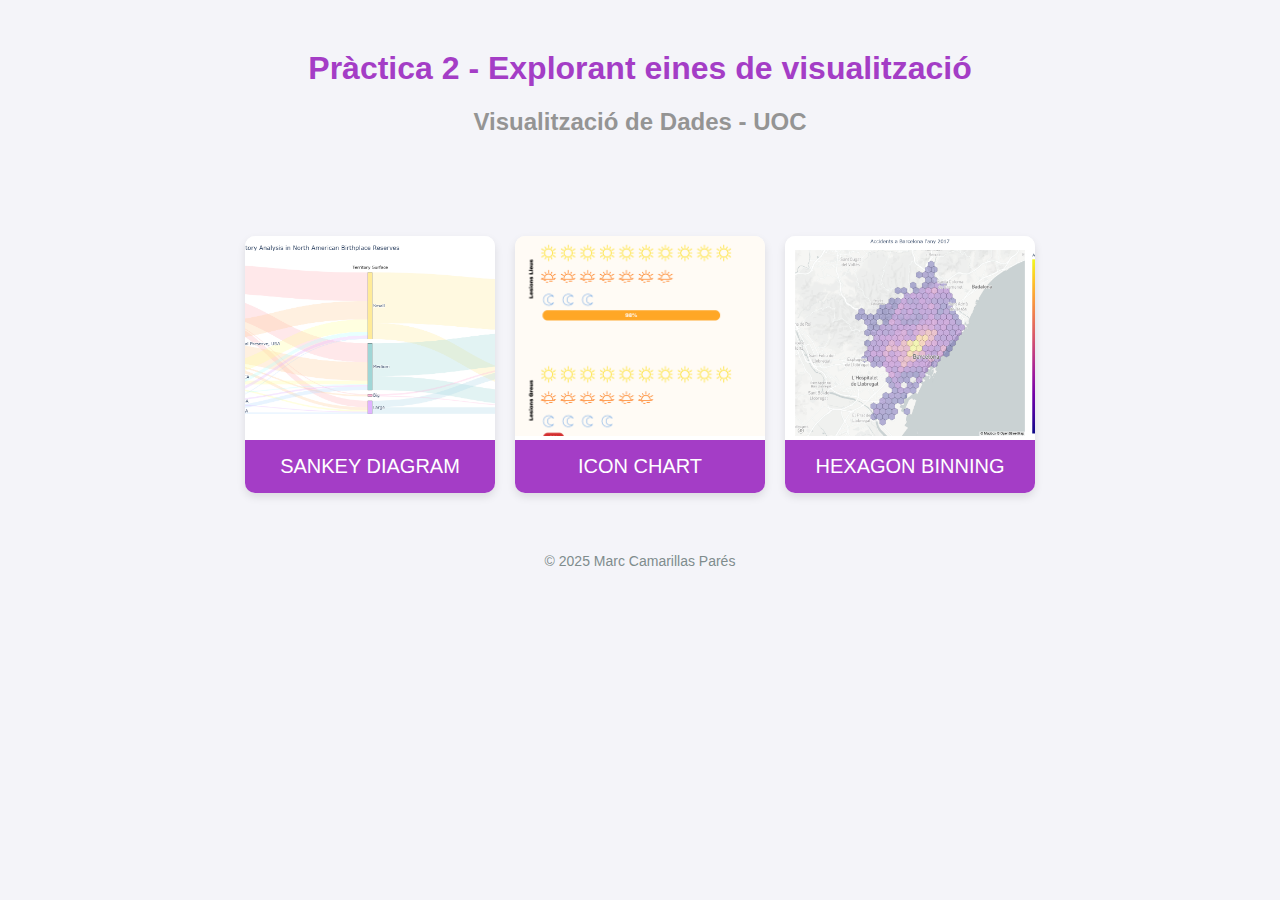
<file: index.html>
<!DOCTYPE html>
<html lang="en">
<head>
    <meta charset="UTF-8">
    <meta name="viewport" content="width=device-width, initial-scale=1.0">
    <title>PAC2-VD</title>
    <link rel="stylesheet" href="./css/styles.css">
</head>
<body>

    <h1>Pràctica 2 - Explorant eines de visualització</h1>
    <h2>Visualització de Dades - UOC</h2>
    
    <div class="graph-container">
        <a href="wolf_denning_sankey.html" class="graph-card">
            <img src="./assets/images/wolves_territory_diagram.png" alt="Sankey Diagram">
            <div class="title">Sankey Diagram</div>
        </a>
        <a href="bcn_accidents_icon_chart.html" class="graph-card">
            <img src="./assets/images/Quan passen els accidents a Barcelona (2017).png" alt="Icon Chart">
            <div class="title">Icon Chart</div>
        </a>
        <a href="bcn_accidents_hexabin.html" class="graph-card">
            <img src="./assets/images/bcn_accidents_diagram.png" alt="Hexagon Binning">
            <div class="title">Hexagon Binning</div>
        </a>

    </div>
    <footer>
        <p>&copy; 2025 Marc Camarillas Parés</p>
    </footer>
</body>
</html>
</file>
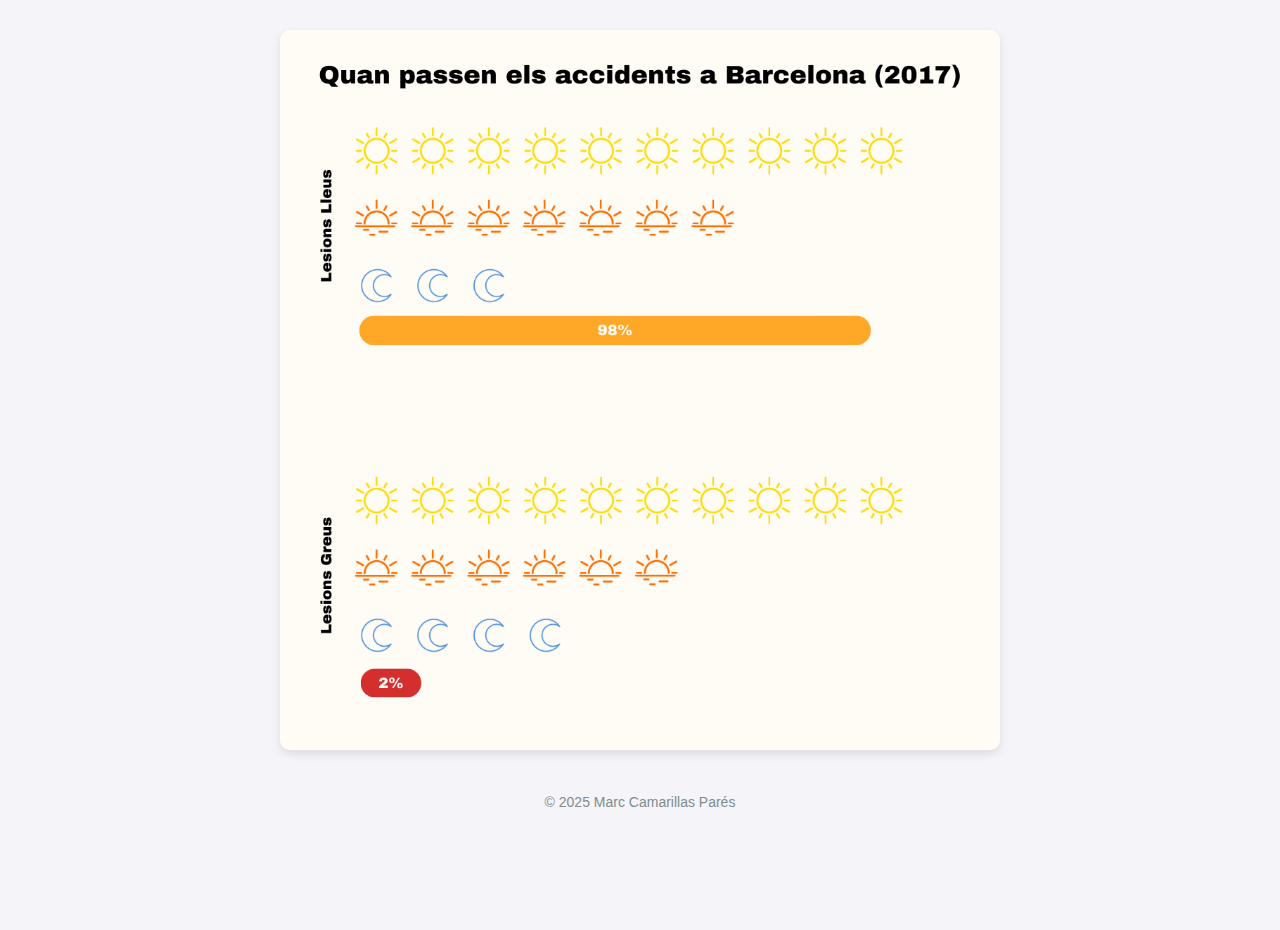
<file: bcn_accidents_icon_chart.html>
<!DOCTYPE html>
<html lang="es">
<head>
    <meta charset="UTF-8">
    <meta name="viewport" content="width=device-width, initial-scale=1.0">
    <title>Icon Chart</title>
    <link rel="stylesheet" href="./css/styles.css">
    <style>
        body {
            margin-top: 30px;
            justify-content: center;
            align-items: center;
            height: 100vh;
        }
        img {
            max-height:80%;
            height: auto;
            border-radius: 10px;
            box-shadow: 0 4px 10px rgba(0, 0, 0, 0.1);
        }
    </style>
</head>
<body>
    <img src="./assets/images/Quan passen els accidents a Barcelona (2017).png" alt="Icon Chart">
</body>
<footer>
    <p>&copy; 2025 Marc Camarillas Parés</p>
</footer>
</html>
</file>
<file: css/styles.css>
/* Basic styles for the page */
body {
    font-family: 'Arial', sans-serif;
    background-color: #f4f4f9;
    margin: 0;
    padding: 0;
    text-align: center;
}

h1 {
    color: #a43dc6;
    margin-top: 50px;
    font-size: 32px;
}

h2 {
    color: #949494;
    margin-top: 10px;
    font-size: 24px;
}

/* Container for the graph cards */
.graph-container {
    display: flex; /* Flexbox for horizontal layout */
    justify-content: center; /* Center items horizontally */
    align-items: center; /* Center items vertically */
    gap: 20px;
    padding: 20px;
    margin-top: 80px;
    overflow-x: auto; /* Allow horizontal scrolling if needed */
}

/* Each graph card */
.graph-card {
    background-color: white;
    border-radius: 10px;
    box-shadow: 0 4px 8px rgba(0, 0, 0, 0.1);
    overflow: hidden;
    width: 250px; /* Set a fixed width for each card */
    transition: transform 0.3s;
    text-decoration: none; /* Remove default link styling */
}

.graph-card:hover {
    transform: scale(1.05); /* Make the card slightly larger on hover */
}

/* Image inside the card */
.graph-card img {
    width: 100%;
    height: 200px;
    object-fit: cover;
}

/* Title of the graph */
.graph-card .title {
    padding: 15px;
    background-color: #a43dc6;
    color: white;
    font-size: 20px;
    text-transform: uppercase;
    text-align: center;
}

/* Footer */
footer {
    margin-top: 40px;
    bottom: 10px;
    width: 100%;
    text-align: center;
    font-size: 14px;
    color: #7f8c8d;
}
</file>
